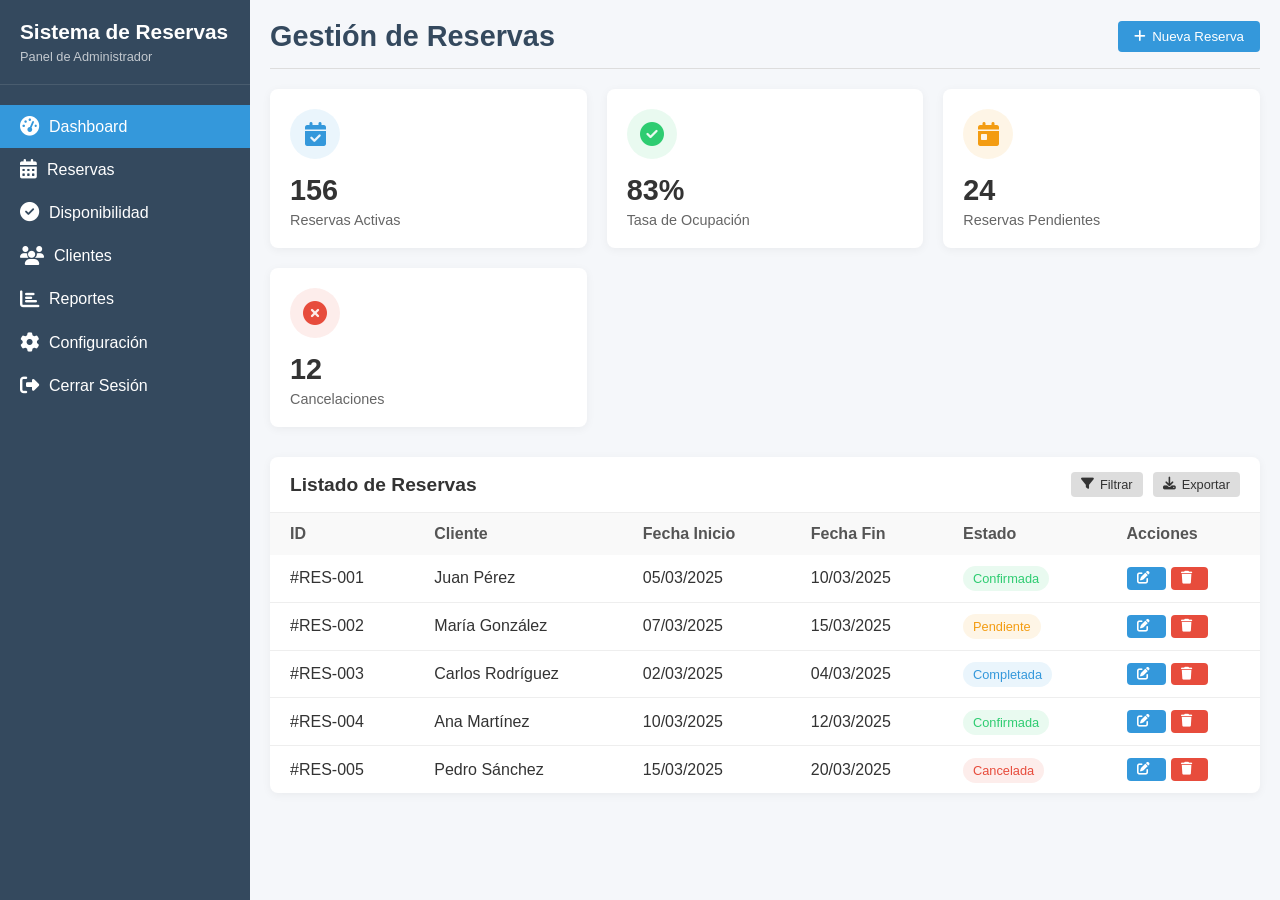
<file: adminsite/index.html>
<!DOCTYPE html>
<html lang="es">
<head>
    <meta charset="UTF-8">
    <meta name="viewport" content="width=device-width, initial-scale=1.0">
     <link rel="stylesheet" href="estilo.css" >
    <title>Panel de Administrador - Sistema de Reservas</title>
    <!-- Font Awesome CDN Link for icons -->
    <link rel="stylesheet" href="https://cdnjs.cloudflare.com/ajax/libs/font-awesome/6.4.0/css/all.min.css">
</head>
<body>
    <div class="container">
        <!-- Sidebar -->
        <aside class="sidebar">
            <div class="sidebar-header">
                <h2>Sistema de Reservas</h2>
                <p>Panel de Administrador</p>
            </div>
            <nav class="sidebar-menu">
                <div class="menu-item active">
                    <i class="fas fa-tachometer-alt"></i>
                    <span>Dashboard</span>
                </div>
                <div class="menu-item">
                    <i class="fas fa-calendar-alt"></i>
                    <span>Reservas</span>
                </div>
                <div class="menu-item">
                    <i class="fas fa-check-circle"></i>
                    <span>Disponibilidad</span>
                </div>
                <div class="menu-item">
                    <i class="fas fa-users"></i>
                    <span>Clientes</span>
                </div>
                <div class="menu-item">
                    <i class="fas fa-chart-bar"></i>
                    <span>Reportes</span>
                </div>
                <div class="menu-item">
                    <i class="fas fa-cog"></i>
                    <span>Configuración</span>
                </div>
                <div class="menu-item">
                    <i class="fas fa-sign-out-alt"></i>
                    <span>Cerrar Sesión</span>
                </div>
            </nav>
        </aside>
        
        <!-- Main Content -->
        <main class="main-content">
            <!-- Page Header -->
            <div class="page-header">
                <div class="page-title">
                    <h1>Gestión de Reservas</h1>
                </div>
                <div class="page-actions">
                    <button class="btn btn-primary" id="new-reservation-btn">
                        <i class="fas fa-plus"></i> Nueva Reserva
                    </button>
                </div>
            </div>
            
            <!-- Dashboard Stats -->
            <div class="dashboard-stats">
                <div class="stat-card primary">
                    <div class="stat-icon">
                        <i class="fas fa-calendar-check"></i>
                    </div>
                    <h3>156</h3>
                    <p>Reservas Activas</p>
                </div>
                <div class="stat-card success">
                    <div class="stat-icon">
                        <i class="fas fa-check-circle"></i>
                    </div>
                    <h3>83%</h3>
                    <p>Tasa de Ocupación</p>
                </div>
                <div class="stat-card warning">
                    <div class="stat-icon">
                        <i class="fas fa-calendar-day"></i>
                    </div>
                    <h3>24</h3>
                    <p>Reservas Pendientes</p>
                </div>
                <div class="stat-card danger">
                    <div class="stat-icon">
                        <i class="fas fa-times-circle"></i>
                    </div>
                    <h3>12</h3>
                    <p>Cancelaciones</p>
                </div>
            </div>
            
            <!-- Reservations Table -->
            <div class="table-container">
                <div class="table-header">
                    <div class="table-title">Listado de Reservas</div>
                    <div class="table-actions">
                        <button class="btn btn-light btn-sm">
                            <i class="fas fa-filter"></i> Filtrar
                        </button>
                        <button class="btn btn-light btn-sm">
                            <i class="fas fa-download"></i> Exportar
                        </button>
                    </div>
                </div>
                <table class="data-table">
                    <thead>
                        <tr>
                            <th>ID</th>
                            <th>Cliente</th>
                            <th>Fecha Inicio</th>
                            <th>Fecha Fin</th>
                            <th>Estado</th>
                            <th>Acciones</th>
                        </tr>
                    </thead>
                    <tbody>
                        <tr>
                            <td>#RES-001</td>
                            <td>Juan Pérez</td>
                            <td>05/03/2025</td>
                            <td>10/03/2025</td>
                            <td><span class="status-badge status-confirmed">Confirmada</span></td>
                            <td class="actions-cell">
                                <button class="btn btn-primary btn-sm edit-reservation" data-id="RES-001">
                                    <i class="fas fa-edit"></i>
                                </button>
                                <button class="btn btn-danger btn-sm delete-reservation" data-id="RES-001">
                                    <i class="fas fa-trash"></i>
                                </button>
                            </td>
                        </tr>
                        <tr>
                            <td>#RES-002</td>
                            <td>María González</td>
                            <td>07/03/2025</td>
                            <td>15/03/2025</td>
                            <td><span class="status-badge status-pending">Pendiente</span></td>
                            <td class="actions-cell">
                                <button class="btn btn-primary btn-sm edit-reservation" data-id="RES-002">
                                    <i class="fas fa-edit"></i>
                                </button>
                                <button class="btn btn-danger btn-sm delete-reservation" data-id="RES-002">
                                    <i class="fas fa-trash"></i>
                                </button>
                            </td>
                        </tr>
                        <tr>
                            <td>#RES-003</td>
                            <td>Carlos Rodríguez</td>
                            <td>02/03/2025</td>
                            <td>04/03/2025</td>
                            <td><span class="status-badge status-complete">Completada</span></td>
                            <td class="actions-cell">
                                <button class="btn btn-primary btn-sm edit-reservation" data-id="RES-003">
                                    <i class="fas fa-edit"></i>
                                </button>
                                <button class="btn btn-danger btn-sm delete-reservation" data-id="RES-003">
                                    <i class="fas fa-trash"></i>
                                </button>
                            </td>
                        </tr>
                        <tr>
                            <td>#RES-004</td>
                            <td>Ana Martínez</td>
                            <td>10/03/2025</td>
                            <td>12/03/2025</td>
                            <td><span class="status-badge status-confirmed">Confirmada</span></td>
                            <td class="actions-cell">
                                <button class="btn btn-primary btn-sm edit-reservation" data-id="RES-004">
                                    <i class="fas fa-edit"></i>
                                </button>
                                <button class="btn btn-danger btn-sm delete-reservation" data-id="RES-004">
                                    <i class="fas fa-trash"></i>
                                </button>
                            </td>
                        </tr>
                        <tr>
                            <td>#RES-005</td>
                            <td>Pedro Sánchez</td>
                            <td>15/03/2025</td>
                            <td>20/03/2025</td>
                            <td><span class="status-badge status-cancelled">Cancelada</span></td>
                            <td class="actions-cell">
                                <button class="btn btn-primary btn-sm edit-reservation" data-id="RES-005">
                                    <i class="fas fa-edit"></i>
                                </button>
                                <button class="btn btn-danger btn-sm delete-reservation" data-id="RES-005">
                                    <i class="fas fa-trash"></i>
                                </button>
                            </td>
                        </tr>
                    </tbody>
                </table>
            </div>
        </main>
    </div>
    
    <!-- Create Reservation Modal -->
    <div class="modal-backdrop" id="new-reservation-modal">
        <div class="modal">
            <div class="modal-header">
                <div class="modal-title">Nueva Reserva</div>
                <button class="modal-close" id="close-new-modal">&times;</button>
            </div>
            <div class="modal-body">
                <form id="new-reservation-form">
                    <div class="form-group">
                        <label for="client">Cliente</label>
                        <select class="form-control" id="client" required>
                            <option value="">Seleccionar cliente</option>
                            <option value="1">Juan Pérez</option>
                            <option value="2">María González</option>
                            <option value="3">Carlos Rodríguez</option>
                            <option value="4">Ana Martínez</option>
                            <option value="5">Pedro Sánchez</option>
                        </select>
                    </div>
                    
                    <div class="form-row">
                        <div class="form-group">
                            <label for="start-date">Fecha Inicio</label>
                            <input type="date" class="form-control" id="start-date" required min="2025-03-05">
                            <div class="validation-error" id="start-date-error"></div>
                        </div>
                        <div class="form-group">
                            <label for="end-date">Fecha Fin</label>
                            <input type="date" class="form-control" id="end-date" required min="2025-03-06">
                            <div class="validation-error" id="end-date-error"></div>
                        </div>
                    </div>
                    
                    <div class="form-group">
                        <label for="resource">Recurso</label>
                        <select class="form-control" id="resource" required>
                            <option value="">Seleccionar recurso</option>
                            <option value="1">Habitación 101</option>
                            <option value="2">Habitación 102</option>
                            <option value="3">Habitación 103</option>
                            <option value="4">Sala de Conferencias</option>
                            <option value="5">Salón de Eventos</option>
                        </select>
                    </div>
                    
                    <div class="form-group">
                        <label>Disponibilidad:</label>
                        <div class="calendar-header">
                            <div>Dom</div>
                            <div>Lun</div>
                            <div>Mar</div>
                            <div>Mié</div>
                            <div>Jue</div>
                            <div>Vie</div>
                            <div>Sáb</div>
                        </div>
                        <div class="calendar">
                            <div class="calendar-day disabled">
                                <div class="day-number">28</div>
                            </div>
                            <div class="calendar-day available">
                                <div class="day-number">1</div>
                                <div class="availability">100%</div>
                            </div>
                            <div class="calendar-day available">
                                <div class="day-number">2</div>
                                <div class="availability">100%</div>
                            </div>
                            <div class="calendar-day available">
                                <div class="day-number">3</div>
                                <div class="availability">75%</div>
                            </div>
                            <div class="calendar-day available">
                                <div class="day-number">4</div>
                                <div class="availability">50%</div>
                            </div>
                            <div class="calendar-day available">
                                <div class="day-number">5</div>
                                <div class="availability">100%</div>
                            </div>
                            <div class="calendar-day available">
                                <div class="day-number">6</div>
                                <div class="availability">100%</div>
                            </div>
                            
                            <div class="calendar-day available">
                                <div class="day-number">7</div>
                                <div class="availability">100%</div>
                            </div>
                            <div class="calendar-day available">
                                <div class="day-number">8</div>
                                <div class="availability">100%</div>
                            </div>
                            <div class="calendar-day available">
                                <div class="day-number">9</div>
                                <div class="availability">100%</div>
                            </div>
                            <div class="calendar-day reserved">
                                <div class="day-number">10</div>
                                <div class="availability">0%</div>
                            </div>
                            <div class="calendar-day reserved">
                                <div class="day-number">11</div>
                                <div class="availability">0%</div>
                            </div>
                            <div class="calendar-day reserved">
                                <div class="day-number">12</div>
                                <div class="availability">25%</div>
                            </div>
                            <div class="calendar-day available">
                                <div class="day-number">13</div>
                                <div class="availability">100%</div>
                            </div>
                            
                            <div class="calendar-day available">
                                <div class="day-number">14</div>
                                <div class="availability">75%</div>
                            </div>
                            <div class="calendar-day available">
                                <div class="day-number">15</div>
                                <div class="availability">100%</div>
                            </div>
                            <div class="calendar-day available">
                                <div class="day-number">16</div>
                                <div class="availability">100%</div>
                            </div>
                            <div class="calendar-day available">
                                <div class="day-number">17</div>
                                <div class="availability">50%</div>
                            </div>
                            <div class="calendar-day available">
                                <div class="day-number">18</div>
                                <div class="availability">100%</div>
                            </div>
                            <div class="calendar-day available">
                                <div class="day-number">19</div
</file>
<file: adminsite/estilo.css>
:root {
    --primary-color: #3498db;
    --secondary-color: #2980b9;
    --success-color: #2ecc71;
    --danger-color: #e74c3c;
    --warning-color: #f39c12;
    --light-color: #ecf0f1;
    --dark-color: #34495e;
    --text-color: #333;
}

* {
    margin: 0;
    padding: 0;
    box-sizing: border-box;
    font-family: 'Segoe UI', Tahoma, Geneva, Verdana, sans-serif;
}

body {
    background-color: #f5f7fa;
    color: var(--text-color);
}

.container {
    display: flex;
    min-height: 100vh;
}

/* Sidebar */
.sidebar {
    width: 250px;
    background-color: var(--dark-color);
    color: white;
    padding: 20px 0;
    height: 100vh;
    position: fixed;
}

.sidebar-header {
    padding: 0 20px 20px;
    border-bottom: 1px solid rgba(255, 255, 255, 0.1);
}

.sidebar-header h2 {
    font-size: 1.3rem;
}

.sidebar-header p {
    font-size: 0.8rem;
    opacity: 0.7;
    margin-top: 5px;
}

.sidebar-menu {
    margin-top: 20px;
}

.menu-item {
    padding: 12px 20px;
    display: flex;
    align-items: center;
    cursor: pointer;
    transition: all 0.3s;
}

.menu-item:hover {
    background-color: rgba(255, 255, 255, 0.1);
}

.menu-item.active {
    background-color: var(--primary-color);
}

.menu-item i {
    margin-right: 10px;
    font-size: 1.2rem;
}

/* Main Content */
.main-content {
    flex: 1;
    margin-left: 250px;
    padding: 20px;
    max-width: calc(100% - 250px);
}

.page-header {
    display: flex;
    justify-content: space-between;
    align-items: center;
    margin-bottom: 20px;
    padding-bottom: 15px;
    border-bottom: 1px solid #ddd;
}

.page-title h1 {
    font-size: 1.8rem;
    color: var(--dark-color);
}

.page-actions .btn {
    margin-left: 10px;
}

/* Cards */
.dashboard-stats {
    display: grid;
    grid-template-columns: repeat(auto-fit, minmax(250px, 1fr));
    gap: 20px;
    margin-bottom: 30px;
}

.stat-card {
    background-color: white;
    border-radius: 8px;
    padding: 20px;
    box-shadow: 0 2px 10px rgba(0, 0, 0, 0.05);
    transition: transform 0.3s ease;
}

.stat-card:hover {
    transform: translateY(-5px);
    box-shadow: 0 5px 15px rgba(0, 0, 0, 0.1);
}

.stat-card .stat-icon {
    width: 50px;
    height: 50px;
    border-radius: 50%;
    display: flex;
    align-items: center;
    justify-content: center;
    margin-bottom: 15px;
    font-size: 1.5rem;
}

.stat-card.primary .stat-icon {
    background-color: rgba(52, 152, 219, 0.1);
    color: var(--primary-color);
}

.stat-card.success .stat-icon {
    background-color: rgba(46, 204, 113, 0.1);
    color: var(--success-color);
}

.stat-card.warning .stat-icon {
    background-color: rgba(243, 156, 18, 0.1);
    color: var(--warning-color);
}

.stat-card.danger .stat-icon {
    background-color: rgba(231, 76, 60, 0.1);
    color: var(--danger-color);
}

.stat-card h3 {
    font-size: 1.8rem;
    margin-bottom: 5px;
}

.stat-card p {
    color: #666;
    font-size: 0.9rem;
}

/* Tables */
.table-container {
    background-color: white;
    border-radius: 8px;
    box-shadow: 0 2px 10px rgba(0, 0, 0, 0.05);
    overflow: hidden;
    margin-bottom: 30px;
}

.table-header {
    display: flex;
    justify-content: space-between;
    align-items: center;
    padding: 15px 20px;
    border-bottom: 1px solid #eee;
}

.table-title {
    font-size: 1.2rem;
    font-weight: 600;
}

.table-actions {
    display: flex;
    gap: 10px;
}

.data-table {
    width: 100%;
    border-collapse: collapse;
}

.data-table th, .data-table td {
    padding: 12px 20px;
    text-align: left;
}

.data-table th {
    background-color: #f9f9f9;
    font-weight: 600;
    color: #555;
}

.data-table tr {
    border-bottom: 1px solid #eee;
}

.data-table tr:hover {
    background-color: #f9f9f9;
}

.data-table tr:last-child {
    border-bottom: none;
}

.status-badge {
    padding: 5px 10px;
    border-radius: 30px;
    font-size: 0.8rem;
    font-weight: 500;
}

.status-confirmed {
    background-color: rgba(46, 204, 113, 0.1);
    color: var(--success-color);
}

.status-pending {
    background-color: rgba(243, 156, 18, 0.1);
    color: var(--warning-color);
}

.status-cancelled {
    background-color: rgba(231, 76, 60, 0.1);
    color: var(--danger-color);
}

.status-complete {
    background-color: rgba(52, 152, 219, 0.1);
    color: var(--primary-color);
}

.actions-cell {
    display: flex;
    gap: 5px;
}

/* Buttons */
.btn {
    padding: 8px 16px;
    border-radius: 4px;
    font-weight: 500;
    cursor: pointer;
    border: none;
    display: inline-flex;
    align-items: center;
    justify-content: center;
    transition: all 0.3s;
}

.btn i {
    margin-right: 6px;
}

.btn-primary {
    background-color: var(--primary-color);
    color: white;
}

.btn-primary:hover {
    background-color: var(--secondary-color);
}

.btn-success {
    background-color: var(--success-color);
    color: white;
}

.btn-success:hover {
    background-color: #27ae60;
}

.btn-danger {
    background-color: var(--danger-color);
    color: white;
}

.btn-danger:hover {
    background-color: #c0392b;
}

.btn-warning {
    background-color: var(--warning-color);
    color: white;
}

.btn-warning:hover {
    background-color: #e67e22;
}

.btn-light {
    background-color: #ddd;
    color: #333;
}

.btn-light:hover {
    background-color: #ccc;
}

.btn-sm {
    padding: 5px 10px;
    font-size: 0.8rem;
}

.btn-icon {
    width: 30px;
    height: 30px;
    padding: 0;
    border-radius: 4px;
}

/* Forms and Modals */
.modal-backdrop {
    position: fixed;
    top: 0;
    left: 0;
    width: 100%;
    height: 100%;
    background-color: rgba(0, 0, 0, 0.5);
    display: flex;
    align-items: center;
    justify-content: center;
    z-index: 1000;
    display: none;
}

.modal-backdrop.active {
    display: flex;
}

.modal {
    background-color: white;
    border-radius: 8px;
    width: 500px;
    max-width: 90%;
    box-shadow: 0 5px 30px rgba(0, 0, 0, 0.15);
}

.modal-header {
    padding: 20px;
    border-bottom: 1px solid #eee;
    display: flex;
    justify-content: space-between;
    align-items: center;
}

.modal-title {
    font-size: 1.2rem;
    font-weight: 600;
}

.modal-close {
    background: none;
    border: none;
    font-size: 1.2rem;
    cursor: pointer;
    color: #777;
}

.modal-body {
    padding: 20px;
    max-height: 70vh;
    overflow-y: auto;
}

.modal-footer {
    padding: 15px 20px;
    border-top: 1px solid #eee;
    display: flex;
    justify-content: flex-end;
    gap: 10px;
}

.form-group {
    margin-bottom: 15px;
}

.form-group label {
    display: block;
    margin-bottom: 5px;
    font-weight: 500;
    color: #555;
}

.form-control {
    width: 100%;
    padding: 10px;
    border: 1px solid #ddd;
    border-radius: 4px;
    font-size: 1rem;
}

.form-control:focus {
    outline: none;
    border-color: var(--primary-color);
    box-shadow: 0 0 0 2px rgba(52, 152, 219, 0.2);
}

.form-row {
    display: flex;
    gap: 15px;
    margin-bottom: 15px;
}

.form-row .form-group {
    flex: 1;
    margin-bottom: 0;
}

.validation-error {
    color: var(--danger-color);
    font-size: 0.85rem;
    margin-top: 5px;
}

/* Availability Calendar */
.calendar {
    display: grid;
    grid-template-columns: repeat(7, 1fr);
    gap: 5px;
    margin-top: 15px;
}

.calendar-header {
    display: grid;
    grid-template-columns: repeat(7, 1fr);
    text-align: center;
    font-weight: 500;
    margin-bottom: 10px;
}

.calendar-day {
    text-align: center;
    padding: 10px;
    border-radius: 4px;
    cursor: pointer;
    position: relative;
}

.calendar-day.disabled {
    background-color: #eee;
    color: #aaa;
    cursor: not-allowed;
}

.calendar-day.available {
    background-color: rgba(46, 204, 113, 0.1);
    color: var(--success-color);
}

.calendar-day.selected {
    background-color: var(--primary-color);
    color: white;
}

.calendar-day.reserved {
    background-color: rgba(231, 76, 60, 0.1);
    color: var(--danger-color);
}

.calendar-day .day-number {
    font-size: 1rem;
}

.calendar-day .availability {
    font-size: 0.7rem;
    margin-top: 5px;
}

/* Tooltips */
.tooltip {
    position: relative;
    display: inline-block;
}

.tooltip .tooltip-text {
    visibility: hidden;
    width: 120px;
    background-color: #333;
    color: #fff;
    text-align: center;
    border-radius: 6px;
    padding: 5px;
    position: absolute;
    z-index: 1;
    bottom: 125%;
    left: 50%;
    margin-left: -60px;
    opacity: 0;
    transition: opacity 0.3s;
}

.tooltip:hover .tooltip-text {
    visibility: visible;
    opacity: 1;
}

/* Responsive */
@media (max-width: 992px) {
    .sidebar {
        width: 200px;
    }
    
    .main-content {
        margin-left: 200px;
        max-width: calc(100% - 200px);
    }
}

@media (max-width: 768px) {
    .container {
        flex-direction: column;
    }
    
    .sidebar {
        width: 100%;
        height: auto;
        position: relative;
    }
    
    .main-content {
        margin-left: 0;
        max-width: 100%;
    }
    
    .dashboard-stats {
        grid-template-columns: repeat(2, 1fr);
    }
    
    .form-row {
        flex-direction: column;
        gap: 15px;
    }
}

@media (max-width: 576px) {
    .dashboard-stats {
        grid-template-columns: 1fr;
    }
    
    .page-header {
        flex-direction: column;
        align-items: flex-start;
    }
    
    .page-actions {
        margin-top: 10px;
    }
    
    .data-table th:nth-child(3),
    .data-table td:nth-child(3) {
        display: none;
    }
}
</file>
